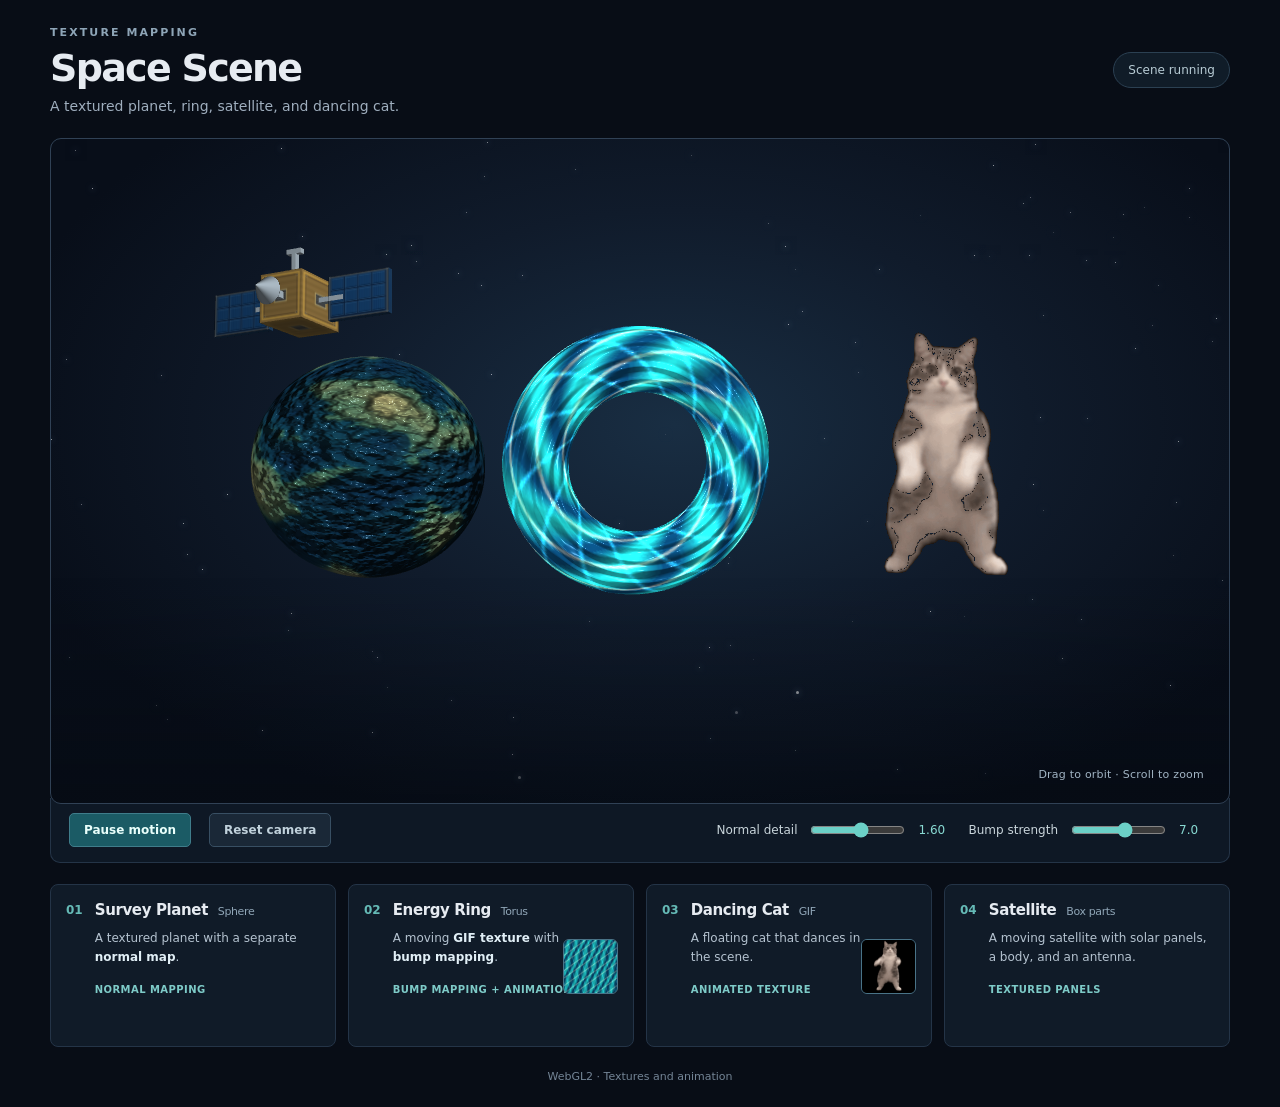
<file: index.html>
<!doctype html>
<html lang="en">
<head>
  <meta charset="utf-8">
  <meta name="viewport" content="width=device-width,initial-scale=1">
  <title>Space Scene</title>
  <link rel="stylesheet" href="style.css">
</head>
<body>
  <div class="page">
    <header class="topbar">
      <div>
        <p class="eyebrow">TEXTURE MAPPING</p>
        <h1>Space Scene</h1>
        <p class="subtitle">A textured planet, ring, satellite, and dancing cat.</p>
      </div>
      <div class="status" id="status"><span class="status-dot"></span> WebGL2 scene</div>
    </header>

    <section class="viewer" aria-label="Interactive 3D scene">
      <div id="stars" aria-hidden="true"></div>
      <div id="renderError" role="alert" hidden></div>
      <canvas id="glcanvas" width="1100" height="620">Your browser does not support HTML canvas.</canvas>
      <div class="scene-help">Drag to orbit · Scroll to zoom</div>
    </section>

    <section class="toolbar" aria-label="Scene controls">
      <button id="spinButton" type="button">Pause motion</button>
      <button id="resetButton" type="button" class="secondary">Reset camera</button>
      <label class="range-control" for="normalSlider">Normal detail <input id="normalSlider" type="range" min="0" max="3" step="0.05" value="1.6"><output id="normalValue">1.60</output></label>
      <label class="range-control" for="bumpSlider">Bump strength <input id="bumpSlider" type="range" min="0" max="12" step="0.5" value="7"><output id="bumpValue">7.0</output></label>
    </section>

    <section class="materials" aria-label="Objects and textures">
      <article class="material">
        <div class="material-number">01</div>
        <div><h2>Survey Planet <span>Sphere</span></h2><p>A textured planet with a separate <strong>normal map</strong>.</p><span class="method">NORMAL MAPPING</span></div>
      </article>
      <article class="material">
        <div class="material-number">02</div>
        <div><h2>Energy Ring <span>Torus</span></h2><p>A moving <strong>GIF texture</strong> with <strong>bump mapping</strong>.</p><span class="method">BUMP MAPPING + ANIMATION</span></div>
        <img id="pulsePreview" class="gif-preview" src="textures/energy_flow.gif" alt="Animated energy texture preview">
      </article>
      <article class="material">
        <div class="material-number">03</div>
        <div><h2>Dancing Cat <span>GIF</span></h2><p>A floating cat that dances in the scene.</p><span class="method">ANIMATED TEXTURE</span></div>
        <img id="catPreview" class="gif-preview" src="textures/dancing_cat.gif" alt="Dancing cat">
      </article>
      <article class="material">
        <div class="material-number">04</div>
        <div><h2>Satellite <span>Box parts</span></h2><p>A moving satellite with solar panels, a body, and an antenna.</p><span class="method">TEXTURED PANELS</span></div>
      </article>
    </section>
    <footer>WebGL2 · Textures and animation</footer>
  </div>
  <script>
    // Show the first error instead of replacing it with "Script error".
    window.addEventListener('error', function (event) {
      const box = document.getElementById('renderError');
      if (!box || !box.hidden) return;
      const details = event.message && event.message !== 'Script error.'
        ? event.message
        : 'Could not start the scene. Open it using GitHub Pages or a local server.';
      box.textContent = 'Scene error: ' + details;
      box.hidden = false;
      console.error(event.error || details);
    });
  </script>
  <script src="transforms.js"></script>
  <script src="models.js"></script>
  <script src="main.js"></script>
</body>
</html>
</file>
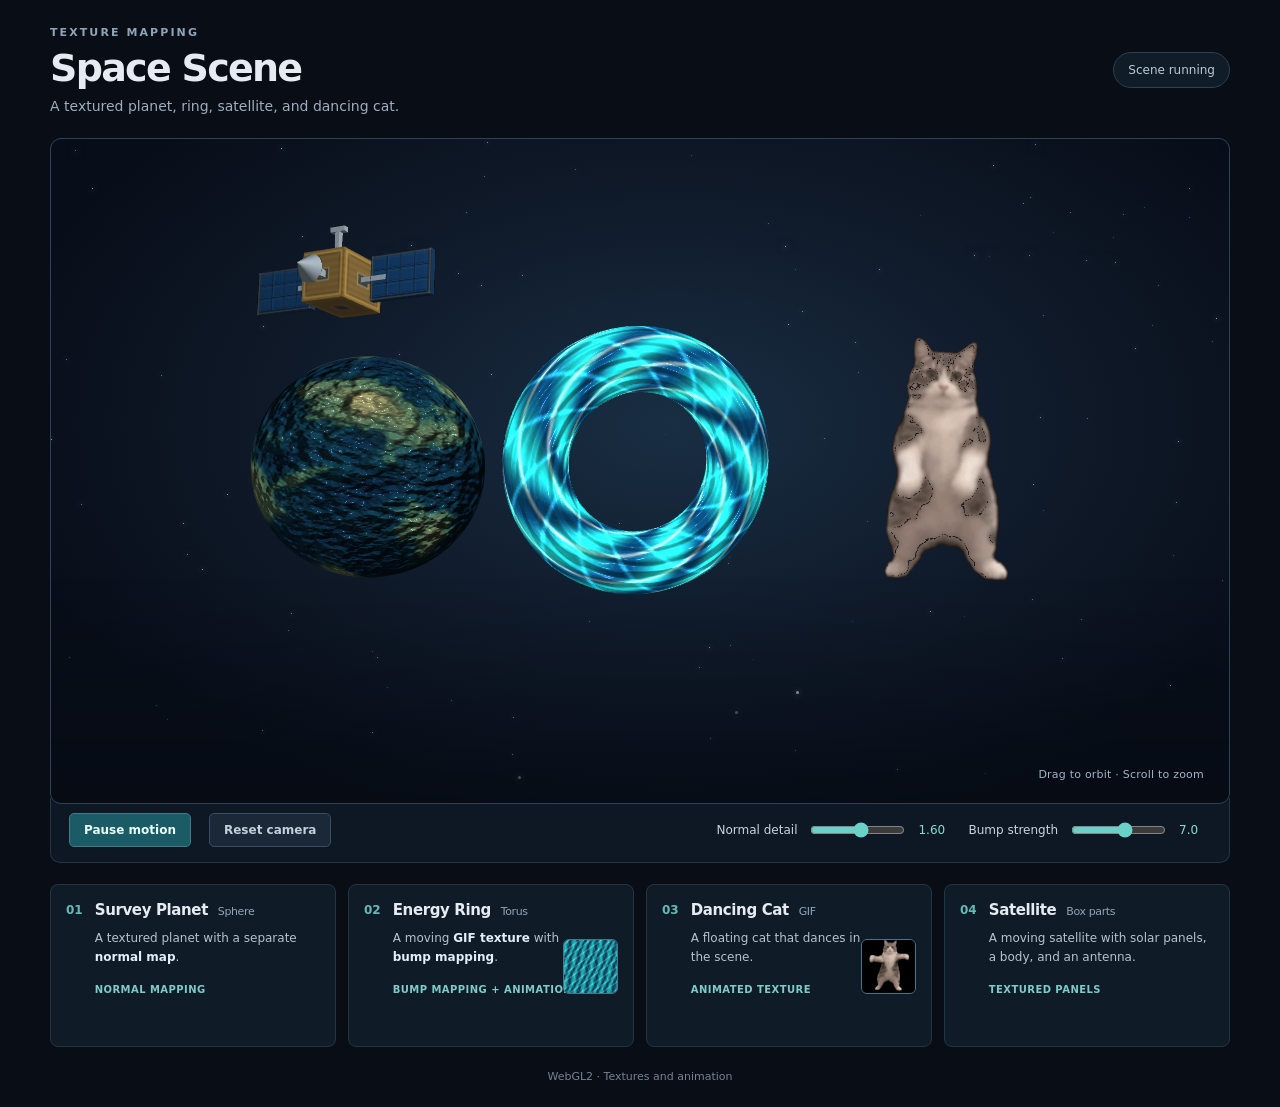
<file: hw6.html>
<!doctype html>
<html lang="en">
<head>
  <meta charset="utf-8">
  <meta http-equiv="refresh" content="0; url=index.html">
  <title>Space Scene</title>
</head>
<body><a href="index.html">Open scene</a></body>
</html>
</file>
<file: style.css>
:root { color-scheme: dark; }
* { box-sizing: border-box; }
body { margin: 0; background: #080d16; color: #e6ebf1; font-family: system-ui, -apple-system, BlinkMacSystemFont, 'Segoe UI', sans-serif; }
.page { width: min(1180px, calc(100% - 36px)); margin: 0 auto; padding: 26px 0 24px; }
.topbar { display: flex; justify-content: space-between; align-items: center; gap: 16px; margin-bottom: 24px; }
.eyebrow { margin: 0 0 7px; font-size: 11px; letter-spacing: 0.19em; color: #8ea5b7; font-weight: 650; }
h1 { margin: 0; font-weight: 650; font-size: clamp(27px, 4vw, 38px); letter-spacing: -0.045em; }
.subtitle { margin: 8px 0 0; color: #9faebe; font-size: 14px; }
.status { padding: 10px 14px; font-size: 12px; border: 1px solid #2b4052; border-radius: 100px; background: #101c28; color: #b8ccd5; white-space: nowrap; }
.status-dot { display: inline-block; width: 7px; height: 7px; border-radius: 50%; background: #73d6be; margin-right: 7px; }
.viewer { position: relative; overflow: hidden; background: radial-gradient(ellipse at 53% 43%, #192e43 0%, #101b2b 40%, #080e19 78%); border-radius: 11px; border: 1px solid #304155; isolation: isolate; }
.viewer:after { content: ''; position: absolute; left: 0; right: 0; bottom: 0; height: 34%; background: linear-gradient(transparent, rgba(3,7,13,0.35)); pointer-events: none; z-index: 1; }
#glcanvas { position: relative; display: block; width: 100%; aspect-ratio: 1100 / 620; z-index: 1; cursor: grab; touch-action: none; }
#glcanvas:active { cursor: grabbing; }
#stars { position: absolute; inset: 0; pointer-events: none; }
.star { position: absolute; width: 2px; height: 2px; border-radius: 50%; background: white; box-shadow: 0 0 6px 1px rgba(173,216,255,.35); }
.scene-label, .scene-help { position: absolute; z-index: 2; font-size: 11px; color: #a6bbc9; letter-spacing: 0.14em; pointer-events: none; }
.scene-label { top: 24px; left: 28px; } .scene-label span { color: #6bc3bf; margin: 0 8px; }
.scene-help { bottom: 22px; right: 25px; text-transform: none; letter-spacing: 0.02em; color: #a1b4c4; }
.toolbar { border: 1px solid #243447; border-top: none; border-radius: 0 0 10px 10px; background: #0e1825; display: flex; gap: 14px 18px; align-items: center; flex-wrap: wrap; padding: 15px 18px; margin-top: -6px; }
button { border: 1px solid #3f7d8b; background: #1b5b65; color: #e9fffb; border-radius: 5px; padding: 9px 14px; font: inherit; font-size: 12px; font-weight: 650; cursor: pointer; }
button:hover { background: #2a7582; }
button.secondary { background: #1a2837; border-color: #384f63; color: #c0d1db; } button.secondary:hover { background: #24374a; }
.range-control { display: flex; align-items: center; gap: 11px; margin-left: auto; font-size: 12px; color: #c9d5db; }
.range-control + .range-control { margin-left: 0; }
.range-control input { width: 95px; accent-color: #6bd0c7; cursor: pointer; }
.range-control output { color: #88d9d2; min-width: 32px; font-variant-numeric: tabular-nums; }
.materials { display: grid; grid-template-columns: repeat(4, 1fr); gap: 12px; margin: 21px 0; }
.material { position: relative; border: 1px solid #243447; border-radius: 8px; background: #101b28; padding: 16px 14px 16px 15px; min-height: 163px; display: flex; gap: 12px; }
.material-number { font-size: 12px; font-weight: 700; color: #65bab6; padding-top: 2px; }
.material h2 { margin: 0 0 10px; font-size: 15px; font-weight: 630; letter-spacing: -.025em; }
.material h2 span { margin-left: 5px; font-size: 11px; color: #90a6b7; font-weight: 450; }
.material p { margin: 0 0 12px; font-size: 12px; color: #b5c3d0; line-height: 1.55; max-width: 290px; }
.material strong { font-weight: 650; color: #e1eff6; }
.material:nth-child(2) p, .material:nth-child(3) p { padding-right: 54px; }
.method { display: inline-block; font-size: 10px; font-weight: 700; letter-spacing: .045em; color: #7ecbc8; }
.gif-preview { position: absolute; right: 15px; top: 54px; width: 55px; height: 55px; border-radius: 6px; object-fit: cover; border: 1px solid #497387; }
footer { text-align: center; color: #748596; margin-top: 23px; font-size: 11px; }
@media (max-width: 870px) { .materials { grid-template-columns: repeat(2, 1fr); } .material { min-height: 108px; } .range-control { margin-left: 0; } .topbar { align-items: flex-start; flex-direction: column; } .scene-label { font-size: 9px; top: 13px; left: 13px; } .scene-help { bottom: 11px; right: 12px; font-size: 10px; } }

#renderError { position: absolute; z-index: 4; top: 50%; left: 50%; transform: translate(-50%,-50%); width: min(85%,660px); padding: 20px 26px; background: rgba(20,36,51,.96); border: 1px solid #ed8b77; border-radius: 8px; color: #ffe2d6; text-align:center; font-size: 15px; line-height: 1.5; box-shadow: 0 10px 40px #0009; }
#renderError[hidden] {display:none} 

@media (max-width: 580px) { .materials { grid-template-columns: 1fr; } }
</file>
